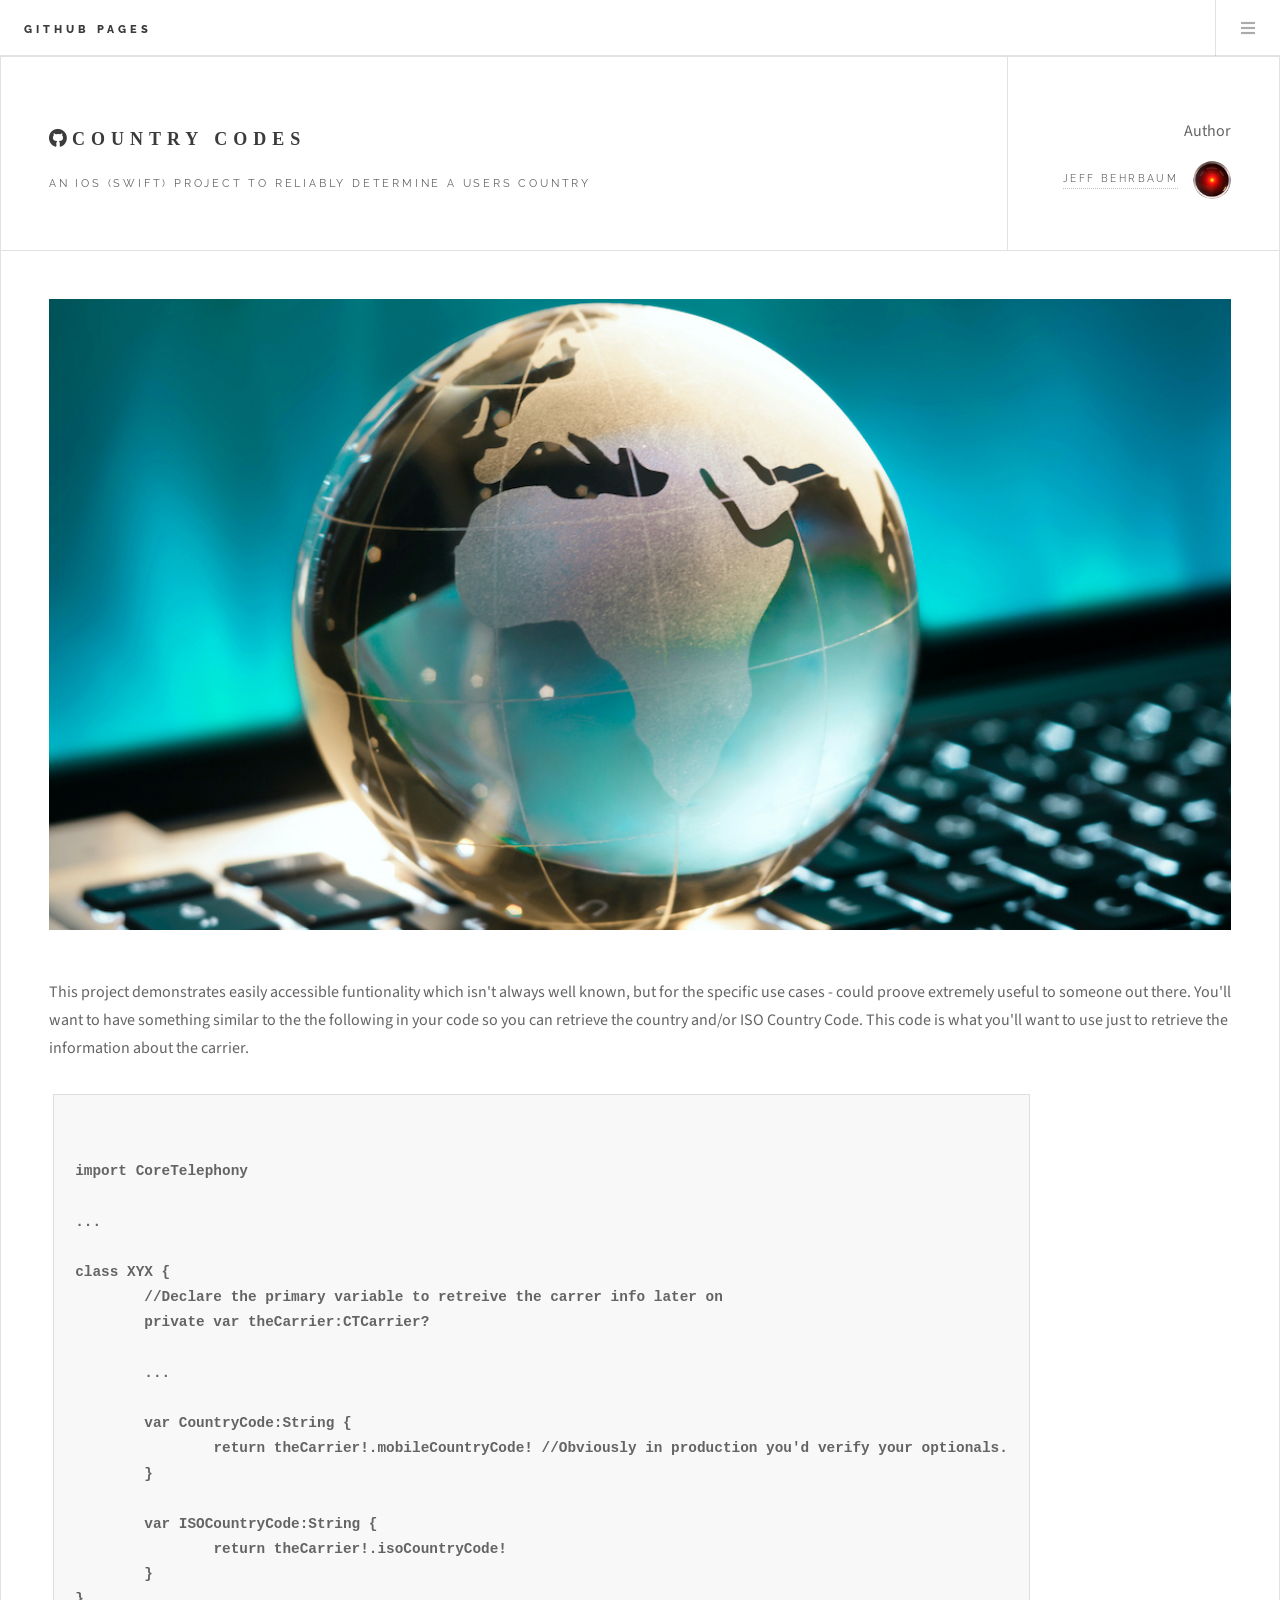
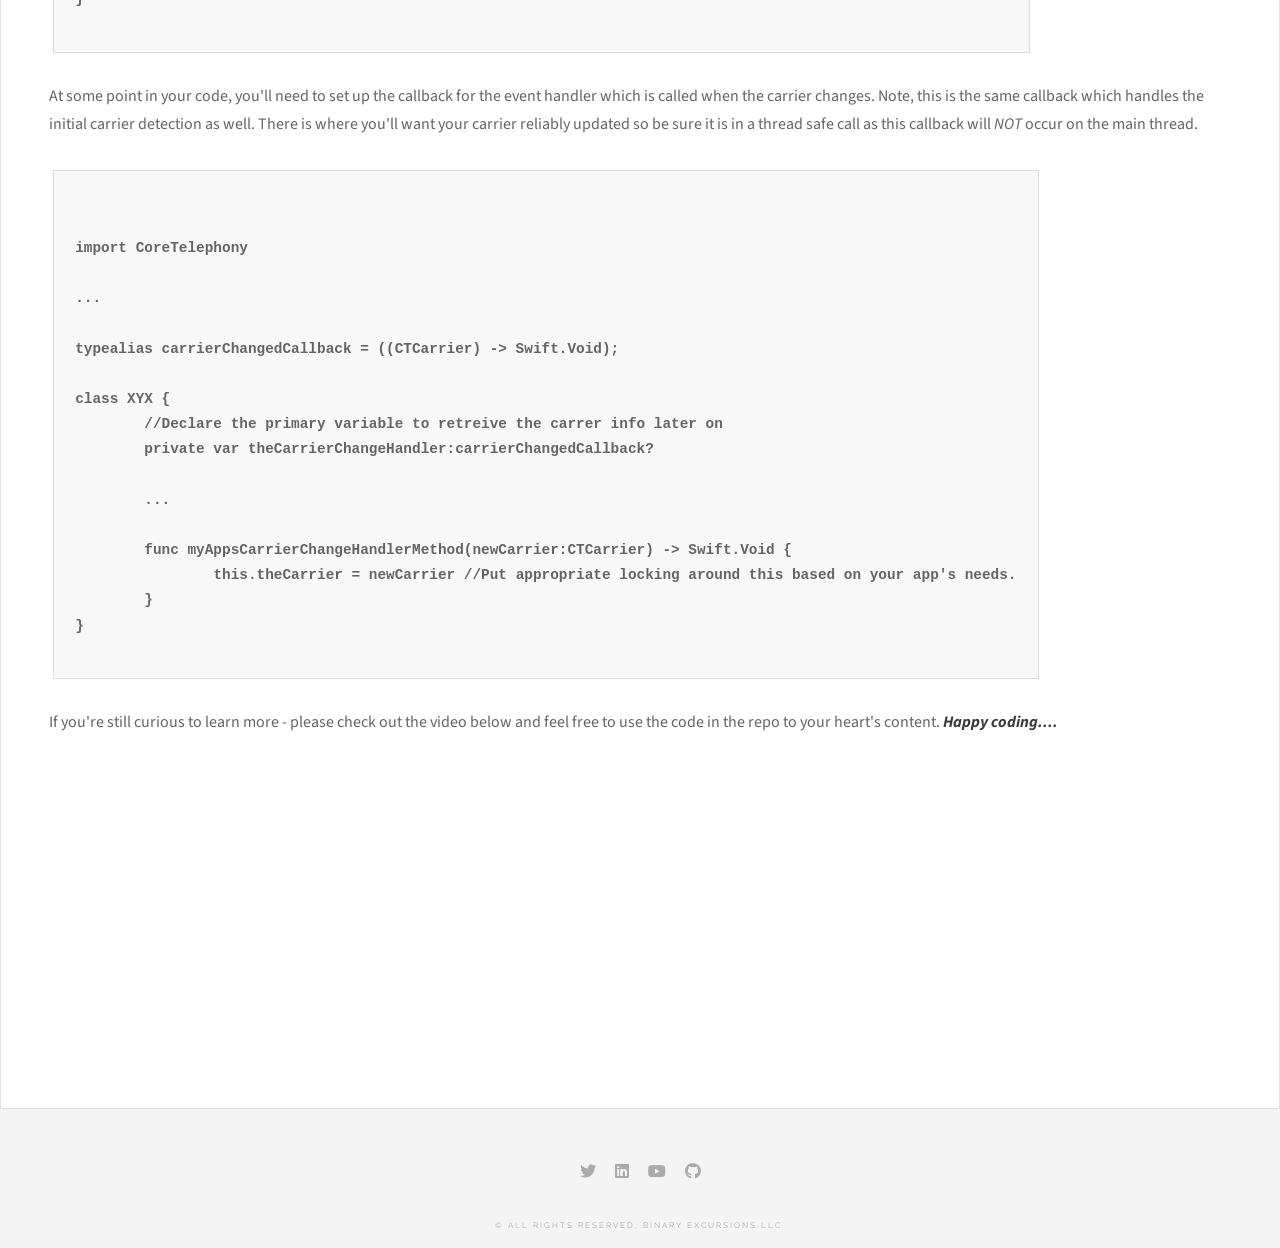
<file: index.html>
<!DOCTYPE HTML>
<!--
	Future Imperfect by Pixelarity
	pixelarity.com | hello@pixelarity.com
	License: pixelarity.com/license
-->
<html>
	<head>
		<title>Country Codes</title>
		<meta charset="utf-8" />
		<meta name="viewport" content="width=device-width, initial-scale=1, user-scalable=no" />
		<link rel="stylesheet" href="assets/css/main.css" />
	</head>

	<body class="single is-preload">

		<!-- Wrapper -->
				<!-- Header -->
					<header id="header">
						<h1><a href="https://binaryexcursions.github.io/">Github Pages</a></h1>
						<nav class="main">
							<ul>
								<li class="menu">
									<a class="fa-bars" href="#menu">Menu</a>
								</li>
							</ul>
						</nav>
					</header>

				<!-- Menu -->
					<section id="menu">
						<!-- Links -->
							<section>
								<ul class="links">
									<li>
										<a href="https://binxcrs.com/" target="_blank">
											<h3>Binary Excursions</h3>
											<p>Organization Home Page</p>
										</a>
									</li>
									<li>
										<a href="https://mobile-strategy.blogspot.com/" target="_blank">
											<h3>Mobile Blog Post</h3>
											<p>Articles for business mobile strategy</p>
										</a>
									</li>
									<li>
										<a href="https://binaryexcursions.github.io/" target="_blank">
											<h3>GitHub Projects</h3>
											<p>Binary Excursions Main GitHub.io page</p>
										</a>
									</li>
								</ul>
							</section>
					</section>

				<!-- Main -->
					<div id="main">

						<!-- Post -->
							<article class="post">
								<header>
									<div class="title">
										<h2><a href="https://github.com/BinaryExcursions/whichCountry" target="_blank" class="fab fa-github" style="font-size: large;">Country Codes</a></h2>
										<p>An iOS (Swift) project to reliably determine a users country</p>
									</div>
									<div class="meta">
										<div class="name">Author</div>
										<a href="https://github.com/binexc" target="_blank" class="author"><span class="name">Jeff Behrbaum</span><img src="images/Hal9000Small.png" alt="user icon" /></a>
									</div>
								</header>
								<span class="image featured"><img src="images/globe@2x.jpg" alt="game board" /></span>
								<p>This project demonstrates easily accessible funtionality which isn't always well known, but for the specific use cases - could proove extremely useful to someone out there. You'll want to have something similar to the the following in your code so you can retrieve the country and/or ISO Country Code. This code is what you'll want to use just to retrieve the information about the carrier.</p>

								<div style="overflow: hidden;">
									<pre style="display: inline-flex;">
										<code style="font-size: 0.9rem; font-weight: 550;">

import CoreTelephony

...

class XYX {
	//Declare the primary variable to retreive the carrer info later on
	private var theCarrier:CTCarrier?

	...

	var CountryCode:String {
		return theCarrier!.mobileCountryCode! //Obviously in production you'd verify your optionals.
	}

	var ISOCountryCode:String {
		return theCarrier!.isoCountryCode!
	}
}
										</code>
									</pre>
								</div>

								<p>At some point in your code, you'll need to set up the callback for the event handler which is called when the carrier changes.  Note, this is the same callback which handles the initial carrier detection as well. There is where you'll want your carrier reliably updated so be sure it is in a thread safe call as this callback will <em>NOT</em> occur on the main thread.</p>

								<div style="overflow: hidden;">
									<pre style="display: inline-flex;">
										<code style="font-size: 0.9rem; font-weight: 550;">

import CoreTelephony

...

typealias carrierChangedCallback = ((CTCarrier) -> Swift.Void);

class XYX {
	//Declare the primary variable to retreive the carrer info later on
	private var theCarrierChangeHandler:carrierChangedCallback?

	...

	func myAppsCarrierChangeHandlerMethod(newCarrier:CTCarrier) -> Swift.Void {
		this.theCarrier = newCarrier //Put appropriate locking around this based on your app's needs.
	}
}
										</code>
									</pre>
								</div>

								<p>If you're still curious to learn more - please check out the video below and feel free to use the code in the repo to your heart's content.  <strong><em>Happy coding....</em></strong></p>
								<iframe width="560" height="315" src="https://www.youtube.com/embed/_0TlnXOdIPU" title="YouTube video player" frameborder="0" allow="accelerometer; autoplay; clipboard-write; encrypted-media; gyroscope; picture-in-picture" allowfullscreen></iframe>
							</article>
					</div>

				<!-- Footer -->
					<section id="footer">
						<ul class="icons">
							<li><a href="https://twitter.com/binexcr" class="icon brands fa-twitter" target="_blank"><span class="label">Twitter</span></a></li>
							<li><a href="https://www.linkedin.com/" class="icon brands fa-linkedin" target="_blank"><span class="label">LinkedIn</span></a></li>
							<li><a href="https://www.youtube.com" class="icon brands fa-youtube" target="_blank"><span class="label">YouTube</span></a></li>
							<li><a href="https://github.com/BinaryExcursions" class="icon brands fa-github" target="_blank"><span class="label">RSS</span></a></li>
							<!-- <li><a href="mailto: abc@gmail.com" class="icon solid fa-envelope"><span class="label">Email</span></a></li> -->
						</ul>
						<p class="copyright">&copy; All rights reserved, Binary Excursions LLC.</p>
					</section>
			</div>

		<!-- Scripts -->
			<script src="assets/js/jquery.min.js"></script>
			<script src="assets/js/browser.min.js"></script>
			<script src="assets/js/breakpoints.min.js"></script>
			<script src="assets/js/util.js"></script>
			<script src="assets/js/main.js"></script>
	</body>
</html>
</file>
<file: assets/css/main.css>
@import url(fontawesome-all.min.css);
@import url("https://fonts.googleapis.com/css?family=Source+Sans+Pro:400,700|Raleway:400,800,900");

/*
	Future Imperfect by Pixelarity
	pixelarity.com | hello@pixelarity.com
	License: pixelarity.com/license
*/

html, body, div, span, applet, object,
iframe, h1, h2, h3, h4, h5, h6, p, blockquote,
pre, a, abbr, acronym, address, big, cite,
code, del, dfn, em, img, ins, kbd, q, s, samp,
small, strike, strong, sub, sup, tt, var, b,
u, i, center, dl, dt, dd, ol, ul, li, fieldset,
form, label, legend, table, caption, tbody,
tfoot, thead, tr, th, td, article, aside,
canvas, details, embed, figure, figcaption,
footer, header, hgroup, menu, nav, output, ruby,
section, summary, time, mark, audio, video {
	margin: 0;
	padding: 0;
	border: 0;
	font-size: 100%;
	font: inherit;
	vertical-align: baseline;}

article, aside, details, figcaption, figure,
footer, header, hgroup, menu, nav, section {
	display: block;}

body {
	line-height: 1;
}

ol, ul {
	list-style: none;
}

blockquote, q {
	quotes: none;
}

	blockquote:before, blockquote:after, q:before, q:after {
		content: '';
		content: none;
	}

table {
	border-collapse: collapse;
	border-spacing: 0;
}

body {
	-webkit-text-size-adjust: none;
}

mark {
	background-color: transparent;
	color: inherit;
}

input::-moz-focus-inner {
	border: 0;
	padding: 0;
}

input, select, textarea {
	-moz-appearance: none;
	-webkit-appearance: none;
	-ms-appearance: none;
	appearance: none;
}

/* Basic */

	@-ms-viewport {
		width: device-width;
	}

	body {
		-ms-overflow-style: scrollbar;
	}

	@media screen and (max-width: 480px) {

		html, body {
			min-width: 320px;
		}

	}

	html {
		box-sizing: border-box;
	}

	*, *:before, *:after {
		box-sizing: inherit;
	}

	body {
		background: #f4f4f4;
	}

		body.is-preload *, body.is-preload *:before, body.is-preload *:after {
			-moz-animation: none !important;
			-webkit-animation: none !important;
			-ms-animation: none !important;
			animation: none !important;
			-moz-transition: none !important;
			-webkit-transition: none !important;
			-ms-transition: none !important;
			transition: none !important;
		}

/* Type */

	body, input, select, textarea {
		color: #646464;
		font-family: "Source Sans Pro", Helvetica, sans-serif;
		font-size: 14pt;
		font-weight: 400;
		line-height: 1.75;
	}

		@media screen and (max-width: 1680px) {

			body, input, select, textarea {
				font-size: 12pt;
			}

		}

		@media screen and (max-width: 1280px) {

			body, input, select, textarea {
				font-size: 12pt;
			}

		}

		@media screen and (max-width: 980px) {

			body, input, select, textarea {
				font-size: 12pt;
			}

		}

		@media screen and (max-width: 736px) {

			body, input, select, textarea {
				font-size: 12pt;
			}

		}

		@media screen and (max-width: 480px) {

			body, input, select, textarea {
				font-size: 12pt;
			}

		}

	a {
		-moz-transition: color 0.2s ease, border-bottom-color 0.2s ease;
		-webkit-transition: color 0.2s ease, border-bottom-color 0.2s ease;
		-ms-transition: color 0.2s ease, border-bottom-color 0.2s ease;
		transition: color 0.2s ease, border-bottom-color 0.2s ease;
		border-bottom: dotted 1px rgba(160, 160, 160, 0.65);
		color: inherit;
		text-decoration: none;
	}

		a:before {
			-moz-transition: color 0.2s ease;
			-webkit-transition: color 0.2s ease;
			-ms-transition: color 0.2s ease;
			transition: color 0.2s ease;
		}

		a:hover {
			border-bottom-color: transparent;
			color: #2ebaae !important;
		}

			a:hover:before {
				color: #2ebaae !important;
			}

	strong, b {
		color: #3c3b3b;
		font-weight: 700;
	}

	em, i {
		font-style: italic;
	}

	p {
		margin: 0 0 2em 0;
	}

	h1, h2, h3, h4, h5, h6 {
		color: #3c3b3b;
		font-family: "Raleway", Helvetica, sans-serif;
		font-weight: 800;
		letter-spacing: 0.25em;
		line-height: 1.65;
		margin: 0 0 1em 0;
		text-transform: uppercase;
	}

		h1 a, h2 a, h3 a, h4 a, h5 a, h6 a {
			color: inherit;
			border-bottom: 0;
		}

	h2 {
		font-size: 1.1em;
	}

	h3 {
		font-size: 0.9em;
	}

	h4 {
		font-size: 0.7em;
	}

	h5 {
		font-size: 0.7em;
	}

	h6 {
		font-size: 0.7em;
	}

	sub {
		font-size: 0.8em;
		position: relative;
		top: 0.5em;
	}

	sup {
		font-size: 0.8em;
		position: relative;
		top: -0.5em;
	}

	blockquote {
		border-left: solid 4px rgba(160, 160, 160, 0.3);
		font-style: italic;
		margin: 0 0 2em 0;
		padding: 0.5em 0 0.5em 2em;
	}

	code {
		background: rgba(160, 160, 160, 0.075);
		border: solid 1px rgba(160, 160, 160, 0.3);
		font-family: "Courier New", monospace;
		font-size: 0.9em;
		margin: 0 0.25em;
		padding: 0.25em 0.65em;
	}

	pre {
		-webkit-overflow-scrolling: touch;
		font-family: "Courier New", monospace;
		font-size: 0.9em;
		margin: 0 0 2em 0;
	}

		pre code {
			/*display: block;*/
			display: inline-block;
			line-height: 1.75em;
			padding: 1em 1.5em;
			overflow-x: auto;
		}

	hr {
		border: 0;
		border-bottom: solid 1px rgba(160, 160, 160, 0.3);
		margin: 2em 0;
	}

		hr.major {
			margin: 3em 0;
		}

	.align-left {
		text-align: left;
	}

	.align-center {
		text-align: center;
	}

	.align-right {
		text-align: right;
	}

/* Row */

	.row {
		display: flex;
		flex-wrap: wrap;
		box-sizing: border-box;
		align-items: stretch;
	}

		.row > * {
			box-sizing: border-box;
		}

		.row.gtr-uniform > * > :last-child {
			margin-bottom: 0;
		}

		.row.aln-left {
			justify-content: flex-start;
		}

		.row.aln-center {
			justify-content: center;
		}

		.row.aln-right {
			justify-content: flex-end;
		}

		.row.aln-top {
			align-items: flex-start;
		}

		.row.aln-middle {
			align-items: center;
		}

		.row.aln-bottom {
			align-items: flex-end;
		}

		.row > .imp {
			order: -1;
		}

		.row > .col-1 {
			width: 8.33333%;
		}

		.row > .off-1 {
			margin-left: 8.33333%;
		}

		.row > .col-2 {
			width: 16.66667%;
		}

		.row > .off-2 {
			margin-left: 16.66667%;
		}

		.row > .col-3 {
			width: 25%;
		}

		.row > .off-3 {
			margin-left: 25%;
		}

		.row > .col-4 {
			width: 33.33333%;
		}

		.row > .off-4 {
			margin-left: 33.33333%;
		}

		.row > .col-5 {
			width: 41.66667%;
		}

		.row > .off-5 {
			margin-left: 41.66667%;
		}

		.row > .col-6 {
			width: 50%;
		}

		.row > .off-6 {
			margin-left: 50%;
		}

		.row > .col-7 {
			width: 58.33333%;
		}

		.row > .off-7 {
			margin-left: 58.33333%;
		}

		.row > .col-8 {
			width: 66.66667%;
		}

		.row > .off-8 {
			margin-left: 66.66667%;
		}

		.row > .col-9 {
			width: 75%;
		}

		.row > .off-9 {
			margin-left: 75%;
		}

		.row > .col-10 {
			width: 83.33333%;
		}

		.row > .off-10 {
			margin-left: 83.33333%;
		}

		.row > .col-11 {
			width: 91.66667%;
		}

		.row > .off-11 {
			margin-left: 91.66667%;
		}

		.row > .col-12 {
			width: 100%;
		}

		.row > .off-12 {
			margin-left: 100%;
		}

		.row.gtr-0 {
			margin-top: 0;
			margin-left: 0em;
		}

			.row.gtr-0 > * {
				padding: 0 0 0 0em;
			}

			.row.gtr-0.gtr-uniform {
				margin-top: 0em;
			}

				.row.gtr-0.gtr-uniform > * {
					padding-top: 0em;
				}

		.row.gtr-25 {
			margin-top: 0;
			margin-left: -0.25em;
		}

			.row.gtr-25 > * {
				padding: 0 0 0 0.25em;
			}

			.row.gtr-25.gtr-uniform {
				margin-top: -0.25em;
			}

				.row.gtr-25.gtr-uniform > * {
					padding-top: 0.25em;
				}

		.row.gtr-50 {
			margin-top: 0;
			margin-left: -0.5em;
		}

			.row.gtr-50 > * {
				padding: 0 0 0 0.5em;
			}

			.row.gtr-50.gtr-uniform {
				margin-top: -0.5em;
			}

				.row.gtr-50.gtr-uniform > * {
					padding-top: 0.5em;
				}

		.row {
			margin-top: 0;
			margin-left: -1em;
		}

			.row > * {
				padding: 0 0 0 1em;
			}

			.row.gtr-uniform {
				margin-top: -1em;
			}

				.row.gtr-uniform > * {
					padding-top: 1em;
				}

		.row.gtr-150 {
			margin-top: 0;
			margin-left: -1.5em;
		}

			.row.gtr-150 > * {
				padding: 0 0 0 1.5em;
			}

			.row.gtr-150.gtr-uniform {
				margin-top: -1.5em;
			}

				.row.gtr-150.gtr-uniform > * {
					padding-top: 1.5em;
				}

		.row.gtr-200 {
			margin-top: 0;
			margin-left: -2em;
		}

			.row.gtr-200 > * {
				padding: 0 0 0 2em;
			}

			.row.gtr-200.gtr-uniform {
				margin-top: -2em;
			}

				.row.gtr-200.gtr-uniform > * {
					padding-top: 2em;
				}

		@media screen and (max-width: 1680px) {

			.row {
				display: flex;
				flex-wrap: wrap;
				box-sizing: border-box;
				align-items: stretch;
			}

				.row > * {
					box-sizing: border-box;
				}

				.row.gtr-uniform > * > :last-child {
					margin-bottom: 0;
				}

				.row.aln-left {
					justify-content: flex-start;
				}

				.row.aln-center {
					justify-content: center;
				}

				.row.aln-right {
					justify-content: flex-end;
				}

				.row.aln-top {
					align-items: flex-start;
				}

				.row.aln-middle {
					align-items: center;
				}

				.row.aln-bottom {
					align-items: flex-end;
				}

				.row > .imp-xlarge {
					order: -1;
				}

				.row > .col-1-xlarge {
					width: 8.33333%;
				}

				.row > .off-1-xlarge {
					margin-left: 8.33333%;
				}

				.row > .col-2-xlarge {
					width: 16.66667%;
				}

				.row > .off-2-xlarge {
					margin-left: 16.66667%;
				}

				.row > .col-3-xlarge {
					width: 25%;
				}

				.row > .off-3-xlarge {
					margin-left: 25%;
				}

				.row > .col-4-xlarge {
					width: 33.33333%;
				}

				.row > .off-4-xlarge {
					margin-left: 33.33333%;
				}

				.row > .col-5-xlarge {
					width: 41.66667%;
				}

				.row > .off-5-xlarge {
					margin-left: 41.66667%;
				}

				.row > .col-6-xlarge {
					width: 50%;
				}

				.row > .off-6-xlarge {
					margin-left: 50%;
				}

				.row > .col-7-xlarge {
					width: 58.33333%;
				}

				.row > .off-7-xlarge {
					margin-left: 58.33333%;
				}

				.row > .col-8-xlarge {
					width: 66.66667%;
				}

				.row > .off-8-xlarge {
					margin-left: 66.66667%;
				}

				.row > .col-9-xlarge {
					width: 75%;
				}

				.row > .off-9-xlarge {
					margin-left: 75%;
				}

				.row > .col-10-xlarge {
					width: 83.33333%;
				}

				.row > .off-10-xlarge {
					margin-left: 83.33333%;
				}

				.row > .col-11-xlarge {
					width: 91.66667%;
				}

				.row > .off-11-xlarge {
					margin-left: 91.66667%;
				}

				.row > .col-12-xlarge {
					width: 100%;
				}

				.row > .off-12-xlarge {
					margin-left: 100%;
				}

				.row.gtr-0 {
					margin-top: 0;
					margin-left: 0em;
				}

					.row.gtr-0 > * {
						padding: 0 0 0 0em;
					}

					.row.gtr-0.gtr-uniform {
						margin-top: 0em;
					}

						.row.gtr-0.gtr-uniform > * {
							padding-top: 0em;
						}

				.row.gtr-25 {
					margin-top: 0;
					margin-left: -0.25em;
				}

					.row.gtr-25 > * {
						padding: 0 0 0 0.25em;
					}

					.row.gtr-25.gtr-uniform {
						margin-top: -0.25em;
					}

						.row.gtr-25.gtr-uniform > * {
							padding-top: 0.25em;
						}

				.row.gtr-50 {
					margin-top: 0;
					margin-left: -0.5em;
				}

					.row.gtr-50 > * {
						padding: 0 0 0 0.5em;
					}

					.row.gtr-50.gtr-uniform {
						margin-top: -0.5em;
					}

						.row.gtr-50.gtr-uniform > * {
							padding-top: 0.5em;
						}

				.row {
					margin-top: 0;
					margin-left: -1em;
				}

					.row > * {
						padding: 0 0 0 1em;
					}

					.row.gtr-uniform {
						margin-top: -1em;
					}

						.row.gtr-uniform > * {
							padding-top: 1em;
						}

				.row.gtr-150 {
					margin-top: 0;
					margin-left: -1.5em;
				}

					.row.gtr-150 > * {
						padding: 0 0 0 1.5em;
					}

					.row.gtr-150.gtr-uniform {
						margin-top: -1.5em;
					}

						.row.gtr-150.gtr-uniform > * {
							padding-top: 1.5em;
						}

				.row.gtr-200 {
					margin-top: 0;
					margin-left: -2em;
				}

					.row.gtr-200 > * {
						padding: 0 0 0 2em;
					}

					.row.gtr-200.gtr-uniform {
						margin-top: -2em;
					}

						.row.gtr-200.gtr-uniform > * {
							padding-top: 2em;
						}

		}

		@media screen and (max-width: 1280px) {

			.row {
				display: flex;
				flex-wrap: wrap;
				box-sizing: border-box;
				align-items: stretch;
			}

				.row > * {
					box-sizing: border-box;
				}

				.row.gtr-uniform > * > :last-child {
					margin-bottom: 0;
				}

				.row.aln-left {
					justify-content: flex-start;
				}

				.row.aln-center {
					justify-content: center;
				}

				.row.aln-right {
					justify-content: flex-end;
				}

				.row.aln-top {
					align-items: flex-start;
				}

				.row.aln-middle {
					align-items: center;
				}

				.row.aln-bottom {
					align-items: flex-end;
				}

				.row > .imp-large {
					order: -1;
				}

				.row > .col-1-large {
					width: 8.33333%;
				}

				.row > .off-1-large {
					margin-left: 8.33333%;
				}

				.row > .col-2-large {
					width: 16.66667%;
				}

				.row > .off-2-large {
					margin-left: 16.66667%;
				}

				.row > .col-3-large {
					width: 25%;
				}

				.row > .off-3-large {
					margin-left: 25%;
				}

				.row > .col-4-large {
					width: 33.33333%;
				}

				.row > .off-4-large {
					margin-left: 33.33333%;
				}

				.row > .col-5-large {
					width: 41.66667%;
				}

				.row > .off-5-large {
					margin-left: 41.66667%;
				}

				.row > .col-6-large {
					width: 50%;
				}

				.row > .off-6-large {
					margin-left: 50%;
				}

				.row > .col-7-large {
					width: 58.33333%;
				}

				.row > .off-7-large {
					margin-left: 58.33333%;
				}

				.row > .col-8-large {
					width: 66.66667%;
				}

				.row > .off-8-large {
					margin-left: 66.66667%;
				}

				.row > .col-9-large {
					width: 75%;
				}

				.row > .off-9-large {
					margin-left: 75%;
				}

				.row > .col-10-large {
					width: 83.33333%;
				}

				.row > .off-10-large {
					margin-left: 83.33333%;
				}

				.row > .col-11-large {
					width: 91.66667%;
				}

				.row > .off-11-large {
					margin-left: 91.66667%;
				}

				.row > .col-12-large {
					width: 100%;
				}

				.row > .off-12-large {
					margin-left: 100%;
				}

				.row.gtr-0 {
					margin-top: 0;
					margin-left: 0em;
				}

					.row.gtr-0 > * {
						padding: 0 0 0 0em;
					}

					.row.gtr-0.gtr-uniform {
						margin-top: 0em;
					}

						.row.gtr-0.gtr-uniform > * {
							padding-top: 0em;
						}

				.row.gtr-25 {
					margin-top: 0;
					margin-left: -0.25em;
				}

					.row.gtr-25 > * {
						padding: 0 0 0 0.25em;
					}

					.row.gtr-25.gtr-uniform {
						margin-top: -0.25em;
					}

						.row.gtr-25.gtr-uniform > * {
							padding-top: 0.25em;
						}

				.row.gtr-50 {
					margin-top: 0;
					margin-left: -0.5em;
				}

					.row.gtr-50 > * {
						padding: 0 0 0 0.5em;
					}

					.row.gtr-50.gtr-uniform {
						margin-top: -0.5em;
					}

						.row.gtr-50.gtr-uniform > * {
							padding-top: 0.5em;
						}

				.row {
					margin-top: 0;
					margin-left: -1em;
				}

					.row > * {
						padding: 0 0 0 1em;
					}

					.row.gtr-uniform {
						margin-top: -1em;
					}

						.row.gtr-uniform > * {
							padding-top: 1em;
						}

				.row.gtr-150 {
					margin-top: 0;
					margin-left: -1.5em;
				}

					.row.gtr-150 > * {
						padding: 0 0 0 1.5em;
					}

					.row.gtr-150.gtr-uniform {
						margin-top: -1.5em;
					}

						.row.gtr-150.gtr-uniform > * {
							padding-top: 1.5em;
						}

				.row.gtr-200 {
					margin-top: 0;
					margin-left: -2em;
				}

					.row.gtr-200 > * {
						padding: 0 0 0 2em;
					}

					.row.gtr-200.gtr-uniform {
						margin-top: -2em;
					}

						.row.gtr-200.gtr-uniform > * {
							padding-top: 2em;
						}

		}

		@media screen and (max-width: 980px) {

			.row {
				display: flex;
				flex-wrap: wrap;
				box-sizing: border-box;
				align-items: stretch;
			}

				.row > * {
					box-sizing: border-box;
				}

				.row.gtr-uniform > * > :last-child {
					margin-bottom: 0;
				}

				.row.aln-left {
					justify-content: flex-start;
				}

				.row.aln-center {
					justify-content: center;
				}

				.row.aln-right {
					justify-content: flex-end;
				}

				.row.aln-top {
					align-items: flex-start;
				}

				.row.aln-middle {
					align-items: center;
				}

				.row.aln-bottom {
					align-items: flex-end;
				}

				.row > .imp-medium {
					order: -1;
				}

				.row > .col-1-medium {
					width: 8.33333%;
				}

				.row > .off-1-medium {
					margin-left: 8.33333%;
				}

				.row > .col-2-medium {
					width: 16.66667%;
				}

				.row > .off-2-medium {
					margin-left: 16.66667%;
				}

				.row > .col-3-medium {
					width: 25%;
				}

				.row > .off-3-medium {
					margin-left: 25%;
				}

				.row > .col-4-medium {
					width: 33.33333%;
				}

				.row > .off-4-medium {
					margin-left: 33.33333%;
				}

				.row > .col-5-medium {
					width: 41.66667%;
				}

				.row > .off-5-medium {
					margin-left: 41.66667%;
				}

				.row > .col-6-medium {
					width: 50%;
				}

				.row > .off-6-medium {
					margin-left: 50%;
				}

				.row > .col-7-medium {
					width: 58.33333%;
				}

				.row > .off-7-medium {
					margin-left: 58.33333%;
				}

				.row > .col-8-medium {
					width: 66.66667%;
				}

				.row > .off-8-medium {
					margin-left: 66.66667%;
				}

				.row > .col-9-medium {
					width: 75%;
				}

				.row > .off-9-medium {
					margin-left: 75%;
				}

				.row > .col-10-medium {
					width: 83.33333%;
				}

				.row > .off-10-medium {
					margin-left: 83.33333%;
				}

				.row > .col-11-medium {
					width: 91.66667%;
				}

				.row > .off-11-medium {
					margin-left: 91.66667%;
				}

				.row > .col-12-medium {
					width: 100%;
				}

				.row > .off-12-medium {
					margin-left: 100%;
				}

				.row.gtr-0 {
					margin-top: 0;
					margin-left: 0em;
				}

					.row.gtr-0 > * {
						padding: 0 0 0 0em;
					}

					.row.gtr-0.gtr-uniform {
						margin-top: 0em;
					}

						.row.gtr-0.gtr-uniform > * {
							padding-top: 0em;
						}

				.row.gtr-25 {
					margin-top: 0;
					margin-left: -0.25em;
				}

					.row.gtr-25 > * {
						padding: 0 0 0 0.25em;
					}

					.row.gtr-25.gtr-uniform {
						margin-top: -0.25em;
					}

						.row.gtr-25.gtr-uniform > * {
							padding-top: 0.25em;
						}

				.row.gtr-50 {
					margin-top: 0;
					margin-left: -0.5em;
				}

					.row.gtr-50 > * {
						padding: 0 0 0 0.5em;
					}

					.row.gtr-50.gtr-uniform {
						margin-top: -0.5em;
					}

						.row.gtr-50.gtr-uniform > * {
							padding-top: 0.5em;
						}

				.row {
					margin-top: 0;
					margin-left: -1em;
				}

					.row > * {
						padding: 0 0 0 1em;
					}

					.row.gtr-uniform {
						margin-top: -1em;
					}

						.row.gtr-uniform > * {
							padding-top: 1em;
						}

				.row.gtr-150 {
					margin-top: 0;
					margin-left: -1.5em;
				}

					.row.gtr-150 > * {
						padding: 0 0 0 1.5em;
					}

					.row.gtr-150.gtr-uniform {
						margin-top: -1.5em;
					}

						.row.gtr-150.gtr-uniform > * {
							padding-top: 1.5em;
						}

				.row.gtr-200 {
					margin-top: 0;
					margin-left: -2em;
				}

					.row.gtr-200 > * {
						padding: 0 0 0 2em;
					}

					.row.gtr-200.gtr-uniform {
						margin-top: -2em;
					}

						.row.gtr-200.gtr-uniform > * {
							padding-top: 2em;
						}

		}

		@media screen and (max-width: 736px) {

			.row {
				display: flex;
				flex-wrap: wrap;
				box-sizing: border-box;
				align-items: stretch;
			}

				.row > * {
					box-sizing: border-box;
				}

				.row.gtr-uniform > * > :last-child {
					margin-bottom: 0;
				}

				.row.aln-left {
					justify-content: flex-start;
				}

				.row.aln-center {
					justify-content: center;
				}

				.row.aln-right {
					justify-content: flex-end;
				}

				.row.aln-top {
					align-items: flex-start;
				}

				.row.aln-middle {
					align-items: center;
				}

				.row.aln-bottom {
					align-items: flex-end;
				}

				.row > .imp-small {
					order: -1;
				}

				.row > .col-1-small {
					width: 8.33333%;
				}

				.row > .off-1-small {
					margin-left: 8.33333%;
				}

				.row > .col-2-small {
					width: 16.66667%;
				}

				.row > .off-2-small {
					margin-left: 16.66667%;
				}

				.row > .col-3-small {
					width: 25%;
				}

				.row > .off-3-small {
					margin-left: 25%;
				}

				.row > .col-4-small {
					width: 33.33333%;
				}

				.row > .off-4-small {
					margin-left: 33.33333%;
				}

				.row > .col-5-small {
					width: 41.66667%;
				}

				.row > .off-5-small {
					margin-left: 41.66667%;
				}

				.row > .col-6-small {
					width: 50%;
				}

				.row > .off-6-small {
					margin-left: 50%;
				}

				.row > .col-7-small {
					width: 58.33333%;
				}

				.row > .off-7-small {
					margin-left: 58.33333%;
				}

				.row > .col-8-small {
					width: 66.66667%;
				}

				.row > .off-8-small {
					margin-left: 66.66667%;
				}

				.row > .col-9-small {
					width: 75%;
				}

				.row > .off-9-small {
					margin-left: 75%;
				}

				.row > .col-10-small {
					width: 83.33333%;
				}

				.row > .off-10-small {
					margin-left: 83.33333%;
				}

				.row > .col-11-small {
					width: 91.66667%;
				}

				.row > .off-11-small {
					margin-left: 91.66667%;
				}

				.row > .col-12-small {
					width: 100%;
				}

				.row > .off-12-small {
					margin-left: 100%;
				}

				.row.gtr-0 {
					margin-top: 0;
					margin-left: 0em;
				}

					.row.gtr-0 > * {
						padding: 0 0 0 0em;
					}

					.row.gtr-0.gtr-uniform {
						margin-top: 0em;
					}

						.row.gtr-0.gtr-uniform > * {
							padding-top: 0em;
						}

				.row.gtr-25 {
					margin-top: 0;
					margin-left: -0.25em;
				}

					.row.gtr-25 > * {
						padding: 0 0 0 0.25em;
					}

					.row.gtr-25.gtr-uniform {
						margin-top: -0.25em;
					}

						.row.gtr-25.gtr-uniform > * {
							padding-top: 0.25em;
						}

				.row.gtr-50 {
					margin-top: 0;
					margin-left: -0.5em;
				}

					.row.gtr-50 > * {
						padding: 0 0 0 0.5em;
					}

					.row.gtr-50.gtr-uniform {
						margin-top: -0.5em;
					}

						.row.gtr-50.gtr-uniform > * {
							padding-top: 0.5em;
						}

				.row {
					margin-top: 0;
					margin-left: -1em;
				}

					.row > * {
						padding: 0 0 0 1em;
					}

					.row.gtr-uniform {
						margin-top: -1em;
					}

						.row.gtr-uniform > * {
							padding-top: 1em;
						}

				.row.gtr-150 {
					margin-top: 0;
					margin-left: -1.5em;
				}

					.row.gtr-150 > * {
						padding: 0 0 0 1.5em;
					}

					.row.gtr-150.gtr-uniform {
						margin-top: -1.5em;
					}

						.row.gtr-150.gtr-uniform > * {
							padding-top: 1.5em;
						}

				.row.gtr-200 {
					margin-top: 0;
					margin-left: -2em;
				}

					.row.gtr-200 > * {
						padding: 0 0 0 2em;
					}

					.row.gtr-200.gtr-uniform {
						margin-top: -2em;
					}

						.row.gtr-200.gtr-uniform > * {
							padding-top: 2em;
						}

		}

		@media screen and (max-width: 480px) {

			.row {
				display: flex;
				flex-wrap: wrap;
				box-sizing: border-box;
				align-items: stretch;
			}

				.row > * {
					box-sizing: border-box;
				}

				.row.gtr-uniform > * > :last-child {
					margin-bottom: 0;
				}

				.row.aln-left {
					justify-content: flex-start;
				}

				.row.aln-center {
					justify-content: center;
				}

				.row.aln-right {
					justify-content: flex-end;
				}

				.row.aln-top {
					align-items: flex-start;
				}

				.row.aln-middle {
					align-items: center;
				}

				.row.aln-bottom {
					align-items: flex-end;
				}

				.row > .imp-xsmall {
					order: -1;
				}

				.row > .col-1-xsmall {
					width: 8.33333%;
				}

				.row > .off-1-xsmall {
					margin-left: 8.33333%;
				}

				.row > .col-2-xsmall {
					width: 16.66667%;
				}

				.row > .off-2-xsmall {
					margin-left: 16.66667%;
				}

				.row > .col-3-xsmall {
					width: 25%;
				}

				.row > .off-3-xsmall {
					margin-left: 25%;
				}

				.row > .col-4-xsmall {
					width: 33.33333%;
				}

				.row > .off-4-xsmall {
					margin-left: 33.33333%;
				}

				.row > .col-5-xsmall {
					width: 41.66667%;
				}

				.row > .off-5-xsmall {
					margin-left: 41.66667%;
				}

				.row > .col-6-xsmall {
					width: 50%;
				}

				.row > .off-6-xsmall {
					margin-left: 50%;
				}

				.row > .col-7-xsmall {
					width: 58.33333%;
				}

				.row > .off-7-xsmall {
					margin-left: 58.33333%;
				}

				.row > .col-8-xsmall {
					width: 66.66667%;
				}

				.row > .off-8-xsmall {
					margin-left: 66.66667%;
				}

				.row > .col-9-xsmall {
					width: 75%;
				}

				.row > .off-9-xsmall {
					margin-left: 75%;
				}

				.row > .col-10-xsmall {
					width: 83.33333%;
				}

				.row > .off-10-xsmall {
					margin-left: 83.33333%;
				}

				.row > .col-11-xsmall {
					width: 91.66667%;
				}

				.row > .off-11-xsmall {
					margin-left: 91.66667%;
				}

				.row > .col-12-xsmall {
					width: 100%;
				}

				.row > .off-12-xsmall {
					margin-left: 100%;
				}

				.row.gtr-0 {
					margin-top: 0;
					margin-left: 0em;
				}

					.row.gtr-0 > * {
						padding: 0 0 0 0em;
					}

					.row.gtr-0.gtr-uniform {
						margin-top: 0em;
					}

						.row.gtr-0.gtr-uniform > * {
							padding-top: 0em;
						}

				.row.gtr-25 {
					margin-top: 0;
					margin-left: -0.25em;
				}

					.row.gtr-25 > * {
						padding: 0 0 0 0.25em;
					}

					.row.gtr-25.gtr-uniform {
						margin-top: -0.25em;
					}

						.row.gtr-25.gtr-uniform > * {
							padding-top: 0.25em;
						}

				.row.gtr-50 {
					margin-top: 0;
					margin-left: -0.5em;
				}

					.row.gtr-50 > * {
						padding: 0 0 0 0.5em;
					}

					.row.gtr-50.gtr-uniform {
						margin-top: -0.5em;
					}

						.row.gtr-50.gtr-uniform > * {
							padding-top: 0.5em;
						}

				.row {
					margin-top: 0;
					margin-left: -1em;
				}

					.row > * {
						padding: 0 0 0 1em;
					}

					.row.gtr-uniform {
						margin-top: -1em;
					}

						.row.gtr-uniform > * {
							padding-top: 1em;
						}

				.row.gtr-150 {
					margin-top: 0;
					margin-left: -1.5em;
				}

					.row.gtr-150 > * {
						padding: 0 0 0 1.5em;
					}

					.row.gtr-150.gtr-uniform {
						margin-top: -1.5em;
					}

						.row.gtr-150.gtr-uniform > * {
							padding-top: 1.5em;
						}

				.row.gtr-200 {
					margin-top: 0;
					margin-left: -2em;
				}

					.row.gtr-200 > * {
						padding: 0 0 0 2em;
					}

					.row.gtr-200.gtr-uniform {
						margin-top: -2em;
					}

						.row.gtr-200.gtr-uniform > * {
							padding-top: 2em;
						}

		}

/* Author */

	.author {
		display: -moz-flex;
		display: -webkit-flex;
		display: -ms-flex;
		display: flex;
		-moz-flex-direction: row;
		-webkit-flex-direction: row;
		-ms-flex-direction: row;
		flex-direction: row;
		-moz-align-items: center;
		-webkit-align-items: center;
		-ms-align-items: center;
		align-items: center;
		-moz-justify-content: -moz-flex-end;
		-webkit-justify-content: -webkit-flex-end;
		-ms-justify-content: -ms-flex-end;
		justify-content: flex-end;
		border-bottom: 0;
		font-family: "Raleway", Helvetica, sans-serif;
		font-size: 0.6em;
		font-weight: 400;
		letter-spacing: 0.25em;
		text-transform: uppercase;
		white-space: nowrap;
	}

		.author .name {
			-moz-transition: border-bottom-color 0.2s ease;
			-webkit-transition: border-bottom-color 0.2s ease;
			-ms-transition: border-bottom-color 0.2s ease;
			transition: border-bottom-color 0.2s ease;
			border-bottom: dotted 1px rgba(160, 160, 160, 0.65);
			display: block;
			margin: 0 1.5em 0 0;
		}

		.author img {
			border-radius: 100%;
			display: block;
			width: 4em;
		}

		.author:hover .name {
			border-bottom-color: transparent;
		}

/* Blurb */

	.blurb h2 {
		font-size: 0.8em;
		margin: 0 0 1.5em 0;
	}

	.blurb h3 {
		font-size: 0.7em;
	}

	.blurb p {
		font-size: 0.9em;
	}

/* Box */

	.box {
		border: solid 1px rgba(160, 160, 160, 0.3);
		margin-bottom: 2em;
		padding: 1.5em;
	}

		.box > :last-child,
		.box > :last-child > :last-child,
		.box > :last-child > :last-child > :last-child {
			margin-bottom: 0;
		}

		.box.alt {
			border: 0;
			border-radius: 0;
			padding: 0;
		}

/* Button */

	input[type="submit"],
	input[type="reset"],
	input[type="button"],
	button,
	.button {
		-moz-appearance: none;
		-webkit-appearance: none;
		-ms-appearance: none;
		appearance: none;
		-moz-transition: background-color 0.2s ease, box-shadow 0.2s ease, color 0.2s ease;
		-webkit-transition: background-color 0.2s ease, box-shadow 0.2s ease, color 0.2s ease;
		-ms-transition: background-color 0.2s ease, box-shadow 0.2s ease, color 0.2s ease;
		transition: background-color 0.2s ease, box-shadow 0.2s ease, color 0.2s ease;
		background-color: transparent;
		border: 0;
		box-shadow: inset 0 0 0 1px rgba(160, 160, 160, 0.3);
		color: #3c3b3b !important;
		cursor: pointer;
		display: inline-block;
		font-family: "Raleway", Helvetica, sans-serif;
		font-size: 0.6em;
		font-weight: 800;
		height: 4.8125em;
		letter-spacing: 0.25em;
		line-height: 4.8125em;
		padding: 0 2.5em;
		text-align: center;
		text-decoration: none;
		text-transform: uppercase;
		white-space: nowrap;
	}

		input[type="submit"]:hover,
		input[type="reset"]:hover,
		input[type="button"]:hover,
		button:hover,
		.button:hover {
			box-shadow: inset 0 0 0 1px #2ebaae;
			color: #2ebaae !important;
		}

			input[type="submit"]:hover:active,
			input[type="reset"]:hover:active,
			input[type="button"]:hover:active,
			button:hover:active,
			.button:hover:active {
				background-color: rgba(46, 186, 174, 0.05);
			}

		input[type="submit"]:before, input[type="submit"]:after,
		input[type="reset"]:before,
		input[type="reset"]:after,
		input[type="button"]:before,
		input[type="button"]:after,
		button:before,
		button:after,
		.button:before,
		.button:after {
			color: #aaaaaa;
			position: relative;
		}

		input[type="submit"]:before,
		input[type="reset"]:before,
		input[type="button"]:before,
		button:before,
		.button:before {
			left: -1em;
			padding: 0 0 0 0.75em;
		}

		input[type="submit"]:after,
		input[type="reset"]:after,
		input[type="button"]:after,
		button:after,
		.button:after {
			left: 1em;
			padding: 0 0.75em 0 0;
		}

		input[type="submit"].fit,
		input[type="reset"].fit,
		input[type="button"].fit,
		button.fit,
		.button.fit {
			width: 100%;
		}

		input[type="submit"].large,
		input[type="reset"].large,
		input[type="button"].large,
		button.large,
		.button.large {
			font-size: 0.7em;
			padding: 0 3em;
		}

		input[type="submit"].small,
		input[type="reset"].small,
		input[type="button"].small,
		button.small,
		.button.small {
			font-size: 0.5em;
		}

		input[type="submit"].disabled, input[type="submit"]:disabled,
		input[type="reset"].disabled,
		input[type="reset"]:disabled,
		input[type="button"].disabled,
		input[type="button"]:disabled,
		button.disabled,
		button:disabled,
		.button.disabled,
		.button:disabled {
			pointer-events: none;
			color: rgba(160, 160, 160, 0.3) !important;
		}

			input[type="submit"].disabled:before, input[type="submit"]:disabled:before,
			input[type="reset"].disabled:before,
			input[type="reset"]:disabled:before,
			input[type="button"].disabled:before,
			input[type="button"]:disabled:before,
			button.disabled:before,
			button:disabled:before,
			.button.disabled:before,
			.button:disabled:before {
				color: rgba(160, 160, 160, 0.3) !important;
			}

/* Form */

	form {
		margin: 0 0 2em 0;
	}

		form.search {
			text-decoration: none;
			position: relative;
		}

			form.search:before {
				-moz-osx-font-smoothing: grayscale;
				-webkit-font-smoothing: antialiased;
				display: inline-block;
				font-style: normal;
				font-variant: normal;
				text-rendering: auto;
				line-height: 1;
				text-transform: none !important;
				font-family: 'Font Awesome 5 Free';
				font-weight: 900;
			}

			form.search:before {
				color: #aaaaaa;
				content: '\f002';
				display: block;
				height: 2.75em;
				left: 0;
				line-height: 2.75em;
				position: absolute;
				text-align: center;
				top: 0;
				width: 2.5em;
			}

			form.search > input:first-child {
				padding-left: 2.5em;
			}

	label {
		color: #3c3b3b;
		display: block;
		font-size: 0.9em;
		font-weight: 700;
		margin: 0 0 1em 0;
	}

	input[type="text"],
	input[type="password"],
	input[type="email"],
	input[type="tel"],
	select,
	textarea {
		-moz-appearance: none;
		-webkit-appearance: none;
		-ms-appearance: none;
		appearance: none;
		background: rgba(160, 160, 160, 0.075);
		border: none;
		border: solid 1px rgba(160, 160, 160, 0.3);
		border-radius: 0;
		color: inherit;
		display: block;
		outline: 0;
		padding: 0 1em;
		text-decoration: none;
		width: 100%;
	}

		input[type="text"]:invalid,
		input[type="password"]:invalid,
		input[type="email"]:invalid,
		input[type="tel"]:invalid,
		select:invalid,
		textarea:invalid {
			box-shadow: none;
		}

		input[type="text"]:focus,
		input[type="password"]:focus,
		input[type="email"]:focus,
		input[type="tel"]:focus,
		select:focus,
		textarea:focus {
			border-color: #2ebaae;
			box-shadow: inset 0 0 0 1px #2ebaae;
		}

	.select-wrapper {
		text-decoration: none;
		display: block;
		position: relative;
	}

		.select-wrapper:before {
			-moz-osx-font-smoothing: grayscale;
			-webkit-font-smoothing: antialiased;
			display: inline-block;
			font-style: normal;
			font-variant: normal;
			text-rendering: auto;
			line-height: 1;
			text-transform: none !important;
			font-family: 'Font Awesome 5 Free';
			font-weight: 900;
		}

		.select-wrapper:before {
			color: rgba(160, 160, 160, 0.3);
			content: '\f078';
			display: block;
			height: 2.75em;
			line-height: 2.75em;
			pointer-events: none;
			position: absolute;
			right: 0;
			text-align: center;
			top: 0;
			width: 2.75em;
		}

		.select-wrapper select::-ms-expand {
			display: none;
		}

	select {
		background-image: url("data:image/svg+xml;charset=utf8,%3Csvg xmlns='http://www.w3.org/2000/svg' width='40' height='40' preserveAspectRatio='none' viewBox='0 0 40 40'%3E%3Cpath d='M9.4,12.3l10.4,10.4l10.4-10.4c0.2-0.2,0.5-0.4,0.9-0.4c0.3,0,0.6,0.1,0.9,0.4l3.3,3.3c0.2,0.2,0.4,0.5,0.4,0.9 c0,0.4-0.1,0.6-0.4,0.9L20.7,31.9c-0.2,0.2-0.5,0.4-0.9,0.4c-0.3,0-0.6-0.1-0.9-0.4L4.3,17.3c-0.2-0.2-0.4-0.5-0.4-0.9 c0-0.4,0.1-0.6,0.4-0.9l3.3-3.3c0.2-0.2,0.5-0.4,0.9-0.4S9.1,12.1,9.4,12.3z' fill='rgba(160, 160, 160, 0.3)' /%3E%3C/svg%3E");
		background-size: 1.25rem;
		background-repeat: no-repeat;
		background-position: calc(100% - 1rem) center;
		height: 2.75em;
		padding-right: 2.75em;
		text-overflow: ellipsis;
	}

		select option {
			color: #3c3b3b;
			background: #ffffff;
		}

		select:focus::-ms-value {
			background-color: transparent;
		}

		select::-ms-expand {
			display: none;
		}

	input[type="text"],
	input[type="password"],
	input[type="email"],
	select {
		height: 2.75em;
	}

	textarea {
		padding: 0.75em 1em;
	}

	input[type="checkbox"],
	input[type="radio"] {
		-moz-appearance: none;
		-webkit-appearance: none;
		-ms-appearance: none;
		appearance: none;
		display: block;
		float: left;
		margin-right: -2em;
		opacity: 0;
		width: 1em;
		z-index: -1;
	}

		input[type="checkbox"] + label,
		input[type="radio"] + label {
			text-decoration: none;
			color: #646464;
			cursor: pointer;
			display: inline-block;
			font-size: 1em;
			font-weight: 400;
			padding-left: 2.4em;
			padding-right: 0.75em;
			position: relative;
		}

			input[type="checkbox"] + label:before,
			input[type="radio"] + label:before {
				-moz-osx-font-smoothing: grayscale;
				-webkit-font-smoothing: antialiased;
				display: inline-block;
				font-style: normal;
				font-variant: normal;
				text-rendering: auto;
				line-height: 1;
				text-transform: none !important;
				font-family: 'Font Awesome 5 Free';
				font-weight: 900;
			}

			input[type="checkbox"] + label:before,
			input[type="radio"] + label:before {
				background: rgba(160, 160, 160, 0.075);
				border: solid 1px rgba(160, 160, 160, 0.3);
				content: '';
				display: inline-block;
				font-size: 0.8em;
				height: 2.0625em;
				left: 0;
				line-height: 2.0625em;
				position: absolute;
				text-align: center;
				top: 0;
				width: 2.0625em;
			}

		input[type="checkbox"]:checked + label:before,
		input[type="radio"]:checked + label:before {
			background: #3c3b3b;
			border-color: #3c3b3b;
			color: #ffffff;
			content: '\f00c';
		}

		input[type="checkbox"]:focus + label:before,
		input[type="radio"]:focus + label:before {
			border-color: #2ebaae;
			box-shadow: 0 0 0 1px #2ebaae;
		}

	input[type="radio"] + label:before {
		border-radius: 100%;
	}

	::-webkit-input-placeholder {
		color: #aaaaaa !important;
		opacity: 1.0;
	}

	:-moz-placeholder {
		color: #aaaaaa !important;
		opacity: 1.0;
	}

	::-moz-placeholder {
		color: #aaaaaa !important;
		opacity: 1.0;
	}

	:-ms-input-placeholder {
		color: #aaaaaa !important;
		opacity: 1.0;
	}

/* Icon */

	.icon {
		text-decoration: none;
		border-bottom: none;
		position: relative;
	}

		.icon:before {
			-moz-osx-font-smoothing: grayscale;
			-webkit-font-smoothing: antialiased;
			display: inline-block;
			font-style: normal;
			font-variant: normal;
			text-rendering: auto;
			line-height: 1;
			text-transform: none !important;
			font-family: 'Font Awesome 5 Free';
			font-weight: 400;
		}

		.icon > .label {
			display: none;
		}

		.icon:before {
			line-height: inherit;
		}

		.icon.solid:before {
			font-weight: 900;
		}

		.icon.brands:before {
			font-family: 'Font Awesome 5 Brands';
		}

		.icon.suffix:before {
			float: right;
		}

/* Image */

	.image {
		border: 0;
		display: inline-block;
		position: relative;
	}

		.image img {
			display: block;
		}

		.image.left, .image.right {
			max-width: 40%;
		}

			.image.left img, .image.right img {
				width: 100%;
			}

		.image.left {
			float: left;
			padding: 0 1.5em 1em 0;
			top: 0.25em;
		}

		.image.right {
			float: right;
			padding: 0 0 1em 1.5em;
			top: 0.25em;
		}

		.image.fit {
			display: block;
			margin: 0 0 2em 0;
			width: 100%;
		}

			.image.fit img {
				width: 100%;
			}

		.image.featured {
			display: block;
			margin: 0 0 3em 0;
			width: 100%;
		}

			.image.featured img {
				width: 100%;
			}

			@media screen and (max-width: 736px) {

				.image.featured {
					margin: 0 0 1.5em 0;
				}

			}

		.image.main {
			display: block;
			margin: 0 0 3em 0;
			width: 100%;
		}

			.image.main img {
				width: 100%;
			}

/* List */

	ol {
		list-style: decimal;
		margin: 0 0 2em 0;
		padding-left: 1.25em;
	}

		ol li {
			padding-left: 0.25em;
		}

	ul {
		list-style: disc;
		margin: 0 0 2em 0;
		padding-left: 1em;
	}

		ul li {
			padding-left: 0.5em;
		}

		ul.alt {
			list-style: none;
			padding-left: 0;
		}

			ul.alt li {
				border-top: solid 1px rgba(160, 160, 160, 0.3);
				padding: 0.5em 0;
			}

				ul.alt li:first-child {
					border-top: 0;
					padding-top: 0;
				}

	dl {
		margin: 0 0 2em 0;
	}

		dl dt {
			display: block;
			font-weight: 700;
			margin: 0 0 1em 0;
		}

		dl dd {
			margin-left: 2em;
		}

/* Actions */

	ul.actions {
		display: -moz-flex;
		display: -webkit-flex;
		display: -ms-flex;
		display: flex;
		cursor: default;
		list-style: none;
		margin-left: -1em;
		padding-left: 0;
	}

		ul.actions li {
			padding: 0 0 0 1em;
			vertical-align: middle;
		}

		ul.actions.special {
			-moz-justify-content: center;
			-webkit-justify-content: center;
			-ms-justify-content: center;
			justify-content: center;
			width: 100%;
			margin-left: 0;
		}

			ul.actions.special li:first-child {
				padding-left: 0;
			}

		ul.actions.stacked {
			-moz-flex-direction: column;
			-webkit-flex-direction: column;
			-ms-flex-direction: column;
			flex-direction: column;
			margin-left: 0;
		}

			ul.actions.stacked li {
				padding: 1.3em 0 0 0;
			}

				ul.actions.stacked li:first-child {
					padding-top: 0;
				}

		ul.actions.fit {
			width: calc(100% + 1em);
		}

			ul.actions.fit li {
				-moz-flex-grow: 1;
				-webkit-flex-grow: 1;
				-ms-flex-grow: 1;
				flex-grow: 1;
				-moz-flex-shrink: 1;
				-webkit-flex-shrink: 1;
				-ms-flex-shrink: 1;
				flex-shrink: 1;
				width: 100%;
			}

				ul.actions.fit li > * {
					width: 100%;
				}

			ul.actions.fit.stacked {
				width: 100%;
			}

		@media screen and (max-width: 480px) {

			ul.actions:not(.fixed) {
				-moz-flex-direction: column;
				-webkit-flex-direction: column;
				-ms-flex-direction: column;
				flex-direction: column;
				margin-left: 0;
				width: 100% !important;
			}

				ul.actions:not(.fixed) li {
					-moz-flex-grow: 1;
					-webkit-flex-grow: 1;
					-ms-flex-grow: 1;
					flex-grow: 1;
					-moz-flex-shrink: 1;
					-webkit-flex-shrink: 1;
					-ms-flex-shrink: 1;
					flex-shrink: 1;
					padding: 1em 0 0 0;
					text-align: center;
					width: 100%;
				}

					ul.actions:not(.fixed) li > * {
						width: 100%;
					}

					ul.actions:not(.fixed) li:first-child {
						padding-top: 0;
					}

					ul.actions:not(.fixed) li input[type="submit"],
					ul.actions:not(.fixed) li input[type="reset"],
					ul.actions:not(.fixed) li input[type="button"],
					ul.actions:not(.fixed) li button,
					ul.actions:not(.fixed) li .button {
						width: 100%;
					}

						ul.actions:not(.fixed) li input[type="submit"].icon:before,
						ul.actions:not(.fixed) li input[type="reset"].icon:before,
						ul.actions:not(.fixed) li input[type="button"].icon:before,
						ul.actions:not(.fixed) li button.icon:before,
						ul.actions:not(.fixed) li .button.icon:before {
							margin-left: -0.5em;
						}

		}

/* Icons */

	ul.icons {
		cursor: default;
		list-style: none;
		padding-left: 0;
	}

		ul.icons li {
			display: inline-block;
			padding: 0 1em 0 0;
		}

			ul.icons li:last-child {
				padding-right: 0;
			}

			ul.icons li > * {
				border: 0;
			}

				ul.icons li > * .label {
					display: none;
				}

/* Posts */

	ul.posts {
		list-style: none;
		padding: 0;
	}

		ul.posts li {
			border-top: dotted 1px rgba(160, 160, 160, 0.3);
			margin: 1.5em 0 0 0;
			padding: 1.5em 0 0 0;
		}

			ul.posts li:first-child {
				border-top: 0;
				margin-top: 0;
				padding-top: 0;
			}

		ul.posts article {
			display: -moz-flex;
			display: -webkit-flex;
			display: -ms-flex;
			display: flex;
			-moz-align-items: -moz-flex-start;
			-webkit-align-items: -webkit-flex-start;
			-ms-align-items: -ms-flex-start;
			align-items: flex-start;
			-moz-flex-direction: row-reverse;
			-webkit-flex-direction: row-reverse;
			-ms-flex-direction: row-reverse;
			flex-direction: row-reverse;
		}

			ul.posts article .image {
				display: block;
				margin-right: 1.5em;
				min-width: 4em;
				width: 4em;
			}

				ul.posts article .image img {
					width: 100%;
				}

			ul.posts article header {
				-moz-flex-grow: 1;
				-webkit-flex-grow: 1;
				-ms-flex-grow: 1;
				flex-grow: 1;
				-ms-flex: 1;
			}

				ul.posts article header h3 {
					font-size: 0.7em;
					margin-top: 0.125em;
				}

				ul.posts article header .published {
					display: block;
					font-family: "Raleway", Helvetica, sans-serif;
					font-size: 0.6em;
					font-weight: 400;
					letter-spacing: 0.25em;
					margin: -0.625em 0 1.7em 0;
					text-transform: uppercase;
				}

				ul.posts article header > :last-child {
					margin-bottom: 0;
				}

/* Mini Post */

	.mini-post {
		display: -moz-flex;
		display: -webkit-flex;
		display: -ms-flex;
		display: flex;
		-moz-flex-direction: column-reverse;
		-webkit-flex-direction: column-reverse;
		-ms-flex-direction: column-reverse;
		flex-direction: column-reverse;
		background: #ffffff;
		border: solid 1px rgba(160, 160, 160, 0.3);
		margin: 0 0 2em 0;
	}

		.mini-post .image {
			overflow: hidden;
			width: 100%;
		}

			.mini-post .image img {
				-moz-transition: -moz-transform 0.2s ease-out;
				-webkit-transition: -webkit-transform 0.2s ease-out;
				-ms-transition: -ms-transform 0.2s ease-out;
				transition: transform 0.2s ease-out;
				width: 100%;
			}

			.mini-post .image:hover img {
				-moz-transform: scale(1.05);
				-webkit-transform: scale(1.05);
				-ms-transform: scale(1.05);
				transform: scale(1.05);
			}

		.mini-post header {
			padding: 1.25em 4.25em 0.1em 1.25em ;
			min-height: 4em;
			position: relative;
			-moz-flex-grow: 1;
			-webkit-flex-grow: 1;
			-ms-flex-grow: 1;
			flex-grow: 1;
		}

			.mini-post header h3 {
				font-size: 0.7em;
			}

			.mini-post header .published {
				display: block;
				font-family: "Raleway", Helvetica, sans-serif;
				font-size: 0.6em;
				font-weight: 400;
				letter-spacing: 0.25em;
				margin: -0.625em 0 1.7em 0;
				text-transform: uppercase;
			}

			.mini-post header .author {
				position: absolute;
				right: 2em;
				top: 2em;
			}

	.mini-posts {
		margin: 0 0 2em 0;
	}

		@media screen and (max-width: 1280px) {

			.mini-posts {
				display: -moz-flex;
				display: -webkit-flex;
				display: -ms-flex;
				display: flex;
				-moz-flex-wrap: wrap;
				-webkit-flex-wrap: wrap;
				-ms-flex-wrap: wrap;
				flex-wrap: wrap;
				width: calc(100% + 2em);
			}

				.mini-posts > * {
					margin: 2em 2em 0 0;
					width: calc(50% - 2em);
				}

				.mini-posts > :nth-child(-n + 2) {
					margin-top: 0;
				}

		}

		@media screen and (max-width: 480px) {

			.mini-posts {
				display: block;
				width: 100%;
			}

				.mini-posts > * {
					margin: 0 0 2em 0;
					width: 100%;
				}

		}

/* Post */

	.post {
		padding: 3em 3em 1em 3em ;
		background: #ffffff;
		border: solid 1px rgba(160, 160, 160, 0.3);
		margin: 0 0 3em 0;
		position: relative;
	}

		.post > header {
			display: -moz-flex;
			display: -webkit-flex;
			display: -ms-flex;
			display: flex;
			border-bottom: solid 1px rgba(160, 160, 160, 0.3);
			left: -3em;
			margin: -3em 0 3em 0;
			position: relative;
			width: calc(100% + 6em);
		}

			.post > header .title {
				-moz-flex-grow: 1;
				-webkit-flex-grow: 1;
				-ms-flex-grow: 1;
				flex-grow: 1;
				-ms-flex: 1;
				padding: 3.75em 3em 3.3em 3em;
			}

				.post > header .title h2 {
					font-weight: 900;
					font-size: 1.5em;
				}

				.post > header .title > :last-child {
					margin-bottom: 0;
				}

			.post > header .meta {
				padding: 3.75em 3em 1.75em 3em ;
				border-left: solid 1px rgba(160, 160, 160, 0.3);
				min-width: 17em;
				text-align: right;
				width: 17em;
			}

				.post > header .meta > * {
					margin: 0 0 1em 0;
				}

				.post > header .meta > :last-child {
					margin-bottom: 0;
				}

				.post > header .meta .published {
					color: #3c3b3b;
					display: block;
					font-family: "Raleway", Helvetica, sans-serif;
					font-size: 0.7em;
					font-weight: 800;
					letter-spacing: 0.25em;
					margin-top: 0.5em;
					text-transform: uppercase;
					white-space: nowrap;
				}

		.post > a.image.featured {
			overflow: hidden;
		}

			.post > a.image.featured img {
				-moz-transition: -moz-transform 0.2s ease-out;
				-webkit-transition: -webkit-transform 0.2s ease-out;
				-ms-transition: -ms-transform 0.2s ease-out;
				transition: transform 0.2s ease-out;
			}

			.post > a.image.featured:hover img {
				-moz-transform: scale(1.05);
				-webkit-transform: scale(1.05);
				-ms-transform: scale(1.05);
				transform: scale(1.05);
			}

		.post > footer {
			display: -moz-flex;
			display: -webkit-flex;
			display: -ms-flex;
			display: flex;
			-moz-align-items: center;
			-webkit-align-items: center;
			-ms-align-items: center;
			align-items: center;
		}

			.post > footer .actions {
				-moz-flex-grow: 1;
				-webkit-flex-grow: 1;
				-ms-flex-grow: 1;
				flex-grow: 1;
			}

			.post > footer .stats {
				cursor: default;
				list-style: none;
				padding: 0;
			}

				.post > footer .stats li {
					border-left: solid 1px rgba(160, 160, 160, 0.3);
					display: inline-block;
					font-family: "Raleway", Helvetica, sans-serif;
					font-size: 0.6em;
					font-weight: 400;
					letter-spacing: 0.25em;
					line-height: 1;
					margin: 0 0 0 2em;
					padding: 0 0 0 2em;
					text-transform: uppercase;
				}

					.post > footer .stats li:first-child {
						border-left: 0;
						margin-left: 0;
						padding-left: 0;
					}

					.post > footer .stats li .icon {
						border-bottom: 0;
					}

						.post > footer .stats li .icon:before {
							color: rgba(160, 160, 160, 0.3);
							margin-right: 0.75em;
						}

		@media screen and (max-width: 980px) {

			.post {
				border-left: 0;
				border-right: 0;
				left: -3em;
				width: calc(100% + (3em * 2));
			}

				.post > header {
					-moz-flex-direction: column;
					-webkit-flex-direction: column;
					-ms-flex-direction: column;
					flex-direction: column;
					padding: 3.75em 3em 1.25em 3em ;
					border-left: 0;
				}

					.post > header .title {
						-ms-flex: 0 1 auto;
						margin: 0 0 2em 0;
						padding: 0;
						text-align: center;
					}

					.post > header .meta {
						-moz-align-items: center;
						-webkit-align-items: center;
						-ms-align-items: center;
						align-items: center;
						display: -moz-flex;
						display: -webkit-flex;
						display: -ms-flex;
						display: flex;
						-moz-justify-content: center;
						-webkit-justify-content: center;
						-ms-justify-content: center;
						justify-content: center;
						border-left: 0;
						margin: 0 0 2em 0;
						padding-top: 0;
						padding: 0;
						text-align: left;
						width: 100%;
					}

						.post > header .meta > * {
							border-left: solid 1px rgba(160, 160, 160, 0.3);
							margin-left: 2em;
							padding-left: 2em;
						}

						.post > header .meta > :first-child {
							border-left: 0;
							margin-left: 0;
							padding-left: 0;
						}

						.post > header .meta .published {
							margin-bottom: 0;
							margin-top: 0;
						}

						.post > header .meta .author {
							-moz-flex-direction: row-reverse;
							-webkit-flex-direction: row-reverse;
							-ms-flex-direction: row-reverse;
							flex-direction: row-reverse;
							margin-bottom: 0;
						}

							.post > header .meta .author .name {
								margin: 0 0 0 1.5em;
							}

							.post > header .meta .author img {
								width: 3.5em;
							}

		}

		@media screen and (max-width: 736px) {

			.post {
				padding: 1.5em 1.5em 0.1em 1.5em ;
				left: -1.5em;
				margin: 0 0 2em 0;
				width: calc(100% + (1.5em * 2));
			}

				.post > header {
					padding: 3em 1.5em 0.5em 1.5em ;
					left: -1.5em;
					margin: -1.5em 0 1.5em 0;
					width: calc(100% + 3em);
				}

					.post > header .title h2 {
						font-size: 1.1em;
					}

		}

		@media screen and (max-width: 480px) {

			.post > header .meta {
				-moz-align-items: center;
				-webkit-align-items: center;
				-ms-align-items: center;
				align-items: center;
				-moz-flex-direction: column;
				-webkit-flex-direction: column;
				-ms-flex-direction: column;
				flex-direction: column;
			}

				.post > header .meta > * {
					border-left: 0;
					margin: 1em 0 0 0;
					padding-left: 0;
				}

				.post > header .meta .author .name {
					display: none;
				}

			.post > .image.featured {
				margin-left: -1.5em;
				margin-top: calc(-1.5em - 1px);
				width: calc(100% + 3em);
			}

			.post > footer {
				-moz-align-items: -moz-stretch;
				-webkit-align-items: -webkit-stretch;
				-ms-align-items: -ms-stretch;
				align-items: stretch;
				-moz-flex-direction: column-reverse;
				-webkit-flex-direction: column-reverse;
				-ms-flex-direction: column-reverse;
				flex-direction: column-reverse;
			}

				.post > footer .stats {
					text-align: center;
				}

					.post > footer .stats li {
						margin: 0 0 0 1.25em;
						padding: 0 0 0 1.25em;
					}

		}

/* Section/Article */

	section.special, article.special {
		text-align: center;
	}

	header p {
		font-family: "Raleway", Helvetica, sans-serif;
		font-size: 0.7em;
		font-weight: 400;
		letter-spacing: 0.25em;
		line-height: 2.5;
		margin-top: -1em;
		text-transform: uppercase;
	}

/* Table */

	.table-wrapper {
		-webkit-overflow-scrolling: touch;
		overflow-x: auto;
	}

	table {
		margin: 0 0 2em 0;
		width: 100%;
	}

		table tbody tr {
			border: solid 1px rgba(160, 160, 160, 0.3);
			border-left: 0;
			border-right: 0;
		}

			table tbody tr:nth-child(2n + 1) {
				background-color: rgba(160, 160, 160, 0.075);
			}

		table td {
			padding: 0.75em 0.75em;
		}

		table th {
			color: #3c3b3b;
			font-size: 0.9em;
			font-weight: 700;
			padding: 0 0.75em 0.75em 0.75em;
			text-align: left;
		}

		table thead {
			border-bottom: solid 2px rgba(160, 160, 160, 0.3);
		}

		table tfoot {
			border-top: solid 2px rgba(160, 160, 160, 0.3);
		}

		table.alt {
			border-collapse: separate;
		}

			table.alt tbody tr td {
				border: solid 1px rgba(160, 160, 160, 0.3);
				border-left-width: 0;
				border-top-width: 0;
			}

				table.alt tbody tr td:first-child {
					border-left-width: 1px;
				}

			table.alt tbody tr:first-child td {
				border-top-width: 1px;
			}

			table.alt thead {
				border-bottom: 0;
			}

			table.alt tfoot {
				border-top: 0;
			}

/* Header */

	body {
		padding-top: 3.5em;
	}

	#header {
		display: -moz-flex;
		display: -webkit-flex;
		display: -ms-flex;
		display: flex;
		-moz-justify-content: space-between;
		-webkit-justify-content: space-between;
		-ms-justify-content: space-between;
		justify-content: space-between;
		background-color: #ffffff;
		border-bottom: solid 1px rgba(160, 160, 160, 0.3);
		height: 3.5em;
		left: 0;
		line-height: 3.5em;
		position: fixed;
		top: 0;
		width: 100%;
		z-index: 10000;
	}

		#header a {
			color: inherit;
			text-decoration: none;
		}

		#header ul {
			list-style: none;
			margin: 0;
			padding-left: 0;
		}

			#header ul li {
				display: inline-block;
				padding-left: 0;
			}

		#header h1 {
			height: inherit;
			line-height: inherit;
			padding: 0 0 0 1.5em;
			white-space: nowrap;
		}

			#header h1 a {
				font-size: 0.7em;
			}

		#header .links {
			-moz-flex: 1;
			-webkit-flex: 1;
			-ms-flex: 1;
			flex: 1;
			border-left: solid 1px rgba(160, 160, 160, 0.3);
			height: inherit;
			line-height: inherit;
			margin-left: 1.5em;
			overflow: hidden;
			padding-left: 1.5em;
		}

			#header .links ul li {
				border-left: solid 1px rgba(160, 160, 160, 0.3);
				line-height: 1;
				margin-left: 1em;
				padding-left: 1em;
			}

				#header .links ul li:first-child {
					border-left: 0;
					margin-left: 0;
					padding-left: 0;
				}

				#header .links ul li a {
					border-bottom: 0;
					font-family: "Raleway", Helvetica, sans-serif;
					font-size: 0.7em;
					font-weight: 400;
					letter-spacing: 0.25em;
					text-transform: uppercase;
				}

		#header .main {
			height: inherit;
			line-height: inherit;
			text-align: right;
		}

			#header .main ul {
				height: inherit;
				line-height: inherit;
			}

				#header .main ul li {
					border-left: solid 1px rgba(160, 160, 160, 0.3);
					height: inherit;
					line-height: inherit;
					white-space: nowrap;
				}

					#header .main ul li > * {
						display: block;
						float: left;
					}

					#header .main ul li > a {
						text-decoration: none;
						border-bottom: 0;
						color: #aaaaaa;
						overflow: hidden;
						position: relative;
						text-indent: 4em;
						width: 4em;
					}

						#header .main ul li > a:before {
							-moz-osx-font-smoothing: grayscale;
							-webkit-font-smoothing: antialiased;
							display: inline-block;
							font-style: normal;
							font-variant: normal;
							text-rendering: auto;
							line-height: 1;
							text-transform: none !important;
							font-family: 'Font Awesome 5 Free';
							font-weight: 900;
						}

						#header .main ul li > a:before {
							display: block;
							height: inherit;
							left: 0;
							line-height: inherit;
							position: absolute;
							text-align: center;
							text-indent: 0;
							top: 0;
							width: inherit;
						}

		#header form {
			margin: 0;
		}

			#header form input {
				display: inline-block;
				height: 2.5em;
				position: relative;
				top: -2px;
				vertical-align: middle;
			}

		#header #search {
			-moz-transition: all 0.5s ease;
			-webkit-transition: all 0.5s ease;
			-ms-transition: all 0.5s ease;
			transition: all 0.5s ease;
			max-width: 0;
			opacity: 0;
			overflow: hidden;
			padding: 0;
			white-space: nowrap;
		}

			#header #search input {
				width: 12em;
			}

			#header #search.visible {
				max-width: 12.5em;
				opacity: 1;
				padding: 0 0.5em 0 0;
			}

		@media screen and (max-width: 980px) {

			#header .links {
				display: none;
			}

		}

		@media screen and (max-width: 736px) {

			#header {
				height: 2.75em;
				line-height: 2.75em;
			}

				#header h1 {
					padding: 0 0 0 1em;
				}

				#header .main .search {
					display: none;
				}

		}

/* Wrapper */

	#wrapper {
		display: -moz-flex;
		display: -webkit-flex;
		display: -ms-flex;
		display: flex;
		-moz-flex-direction: row-reverse;
		-webkit-flex-direction: row-reverse;
		-ms-flex-direction: row-reverse;
		flex-direction: row-reverse;
		-moz-transition: opacity 0.5s ease;
		-webkit-transition: opacity 0.5s ease;
		-ms-transition: opacity 0.5s ease;
		transition: opacity 0.5s ease;
		margin: 0 auto;
		max-width: 100%;
		opacity: 1;
		padding: 4.5em;
		width: 90em;
	}

		body.is-menu-visible #wrapper {
			opacity: 0.15;
		}

		@media screen and (max-width: 1680px) {

			#wrapper {
				padding: 3em;
			}

		}

		@media screen and (max-width: 1280px) {

			#wrapper {
				display: block;
			}

		}

		@media screen and (max-width: 736px) {

			#wrapper {
				padding: 1.5em;
			}

		}

		body.single #wrapper {
			display: block;
		}

/* Main */

	#main {
		-moz-flex-grow: 1;
		-webkit-flex-grow: 1;
		-ms-flex-grow: 1;
		flex-grow: 1;
		-ms-flex: 1;
		width: 100%;
	}

/* Sidebar */

	#sidebar {
		margin-right: 3em;
		min-width: 22em;
		width: 22em;
	}

		#sidebar > * {
			border-top: solid 1px rgba(160, 160, 160, 0.3);
			margin: 3em 0 0 0;
			padding: 3em 0 0 0;
		}

		#sidebar > :first-child {
			border-top: 0;
			margin-top: 0;
			padding-top: 0;
		}

		@media screen and (max-width: 1280px) {

			#sidebar {
				border-top: solid 1px rgba(160, 160, 160, 0.3);
				margin: 3em 0 0 0;
				min-width: 0;
				padding: 3em 0 0 0;
				width: 100%;
				overflow-x: hidden;
			}

		}

/* Intro */

	#intro .logo {
		border-bottom: 0;
		display: inline-block;
		margin: 0 0 1em 0;
		overflow: hidden;
		position: relative;
		width: 4em;
	}

		#intro .logo:before {
			background-image: url("data:image/svg+xml;charset=utf8,%3Csvg xmlns='http://www.w3.org/2000/svg' width='100px' height='100px' viewBox='0 0 100 100' preserveAspectRatio='none' zoomAndPan='disable'%3E%3Cpolygon points='0,0 100,0 100,25 50,0 0,25' style='fill:%23f4f4f4' /%3E%3Cpolygon points='0,100 100,100 100,75 50,100 0,75' style='fill:%23f4f4f4' /%3E%3C/svg%3E");
			background-position: top left;
			background-repeat: no-repeat;
			background-size: 100% 100%;
			content: '';
			display: block;
			height: 100%;
			left: 0;
			position: absolute;
			top: 0;
			width: 100%;
		}

		#intro .logo img {
			display: block;
			margin-left: -0.25em;
			width: 4.5em;
		}

	#intro header h2 {
		font-size: 2em;
		font-weight: 900;
	}

	#intro header p {
		font-size: 0.8em;
	}

	@media screen and (max-width: 1280px) {

		#intro {
			margin: 0 0 3em 0;
			text-align: center;
		}

			#intro header h2 {
				font-size: 2em;
			}

			#intro header p {
				font-size: 0.7em;
			}

	}

	@media screen and (max-width: 736px) {

		#intro {
			margin: 0 0 1.5em 0;
			padding: 1.25em 0;
		}

			#intro > :last-child {
				margin-bottom: 0;
			}

			#intro .logo {
				margin: 0 0 0.5em 0;
			}

			#intro header h2 {
				font-size: 1.25em;
			}

			#intro header > :last-child {
				margin-bottom: 0;
			}

	}

/* Footer */

	#footer .icons {
		color: #aaaaaa;
	}

	#footer .copyright {
		color: #aaaaaa;
		font-family: "Raleway", Helvetica, sans-serif;
		font-size: 0.5em;
		font-weight: 400;
		letter-spacing: 0.25em;
		text-transform: uppercase;
	}

	body.single #footer {
		text-align: center;
	}

/* Menu */

	#menu {
		-moz-transform: translateX(25em);
		-webkit-transform: translateX(25em);
		-ms-transform: translateX(25em);
		transform: translateX(25em);
		-moz-transition: -moz-transform 0.5s ease, visibility 0.5s;
		-webkit-transition: -webkit-transform 0.5s ease, visibility 0.5s;
		-ms-transition: -ms-transform 0.5s ease, visibility 0.5s;
		transition: transform 0.5s ease, visibility 0.5s;
		-webkit-overflow-scrolling: touch;
		background: #ffffff;
		border-left: solid 1px rgba(160, 160, 160, 0.3);
		box-shadow: none;
		height: 100%;
		max-width: 80%;
		overflow-y: auto;
		position: fixed;
		right: 0;
		top: 0;
		visibility: hidden;
		width: 25em;
		z-index: 10002;
	}

		#menu > * {
			border-top: solid 1px rgba(160, 160, 160, 0.3);
			padding: 3em;
		}

			#menu > * > :last-child {
				margin-bottom: 0;
			}

		#menu > :first-child {
			border-top: 0;
		}

		#menu .links {
			list-style: none;
			padding: 0;
		}

			#menu .links > li {
				border: 0;
				border-top: dotted 1px rgba(160, 160, 160, 0.3);
				margin: 1.5em 0 0 0;
				padding: 1.5em 0 0 0;
			}

				#menu .links > li a {
					display: block;
					border-bottom: 0;
				}

					#menu .links > li a h3 {
						-moz-transition: color 0.2s ease;
						-webkit-transition: color 0.2s ease;
						-ms-transition: color 0.2s ease;
						transition: color 0.2s ease;
						font-size: 0.7em;
					}

					#menu .links > li a p {
						font-family: "Raleway", Helvetica, sans-serif;
						font-size: 0.6em;
						font-weight: 400;
						letter-spacing: 0.25em;
						margin-bottom: 0;
						text-decoration: none;
						text-transform: uppercase;
					}

					#menu .links > li a:hover h3 {
						color: #2ebaae;
					}

				#menu .links > li:first-child {
					border-top: 0;
					margin-top: 0;
					padding-top: 0;
				}

		body.is-menu-visible #menu {
			-moz-transform: translateX(0);
			-webkit-transform: translateX(0);
			-ms-transform: translateX(0);
			transform: translateX(0);
			visibility: visible;
		}

		@media screen and (max-width: 736px) {

			#menu > * {
				padding: 1.5em;
			}

		}
</file>
